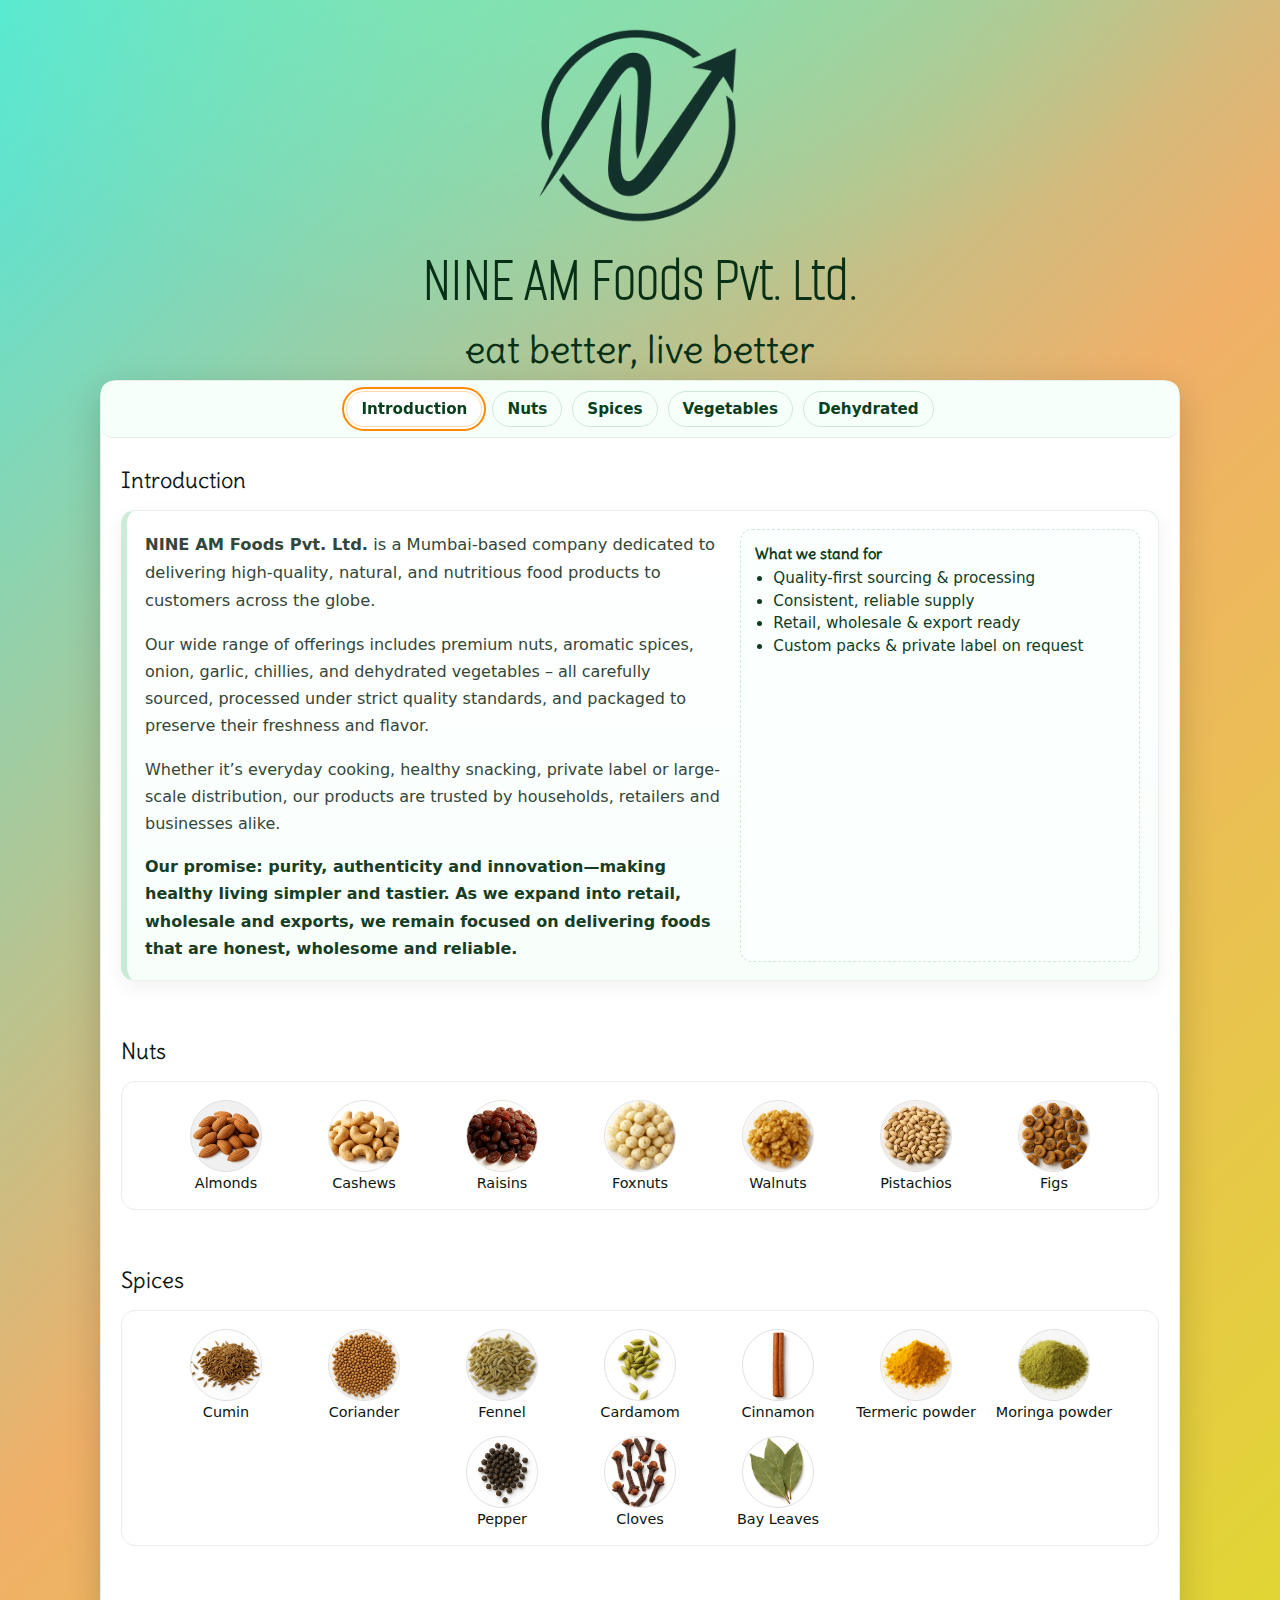
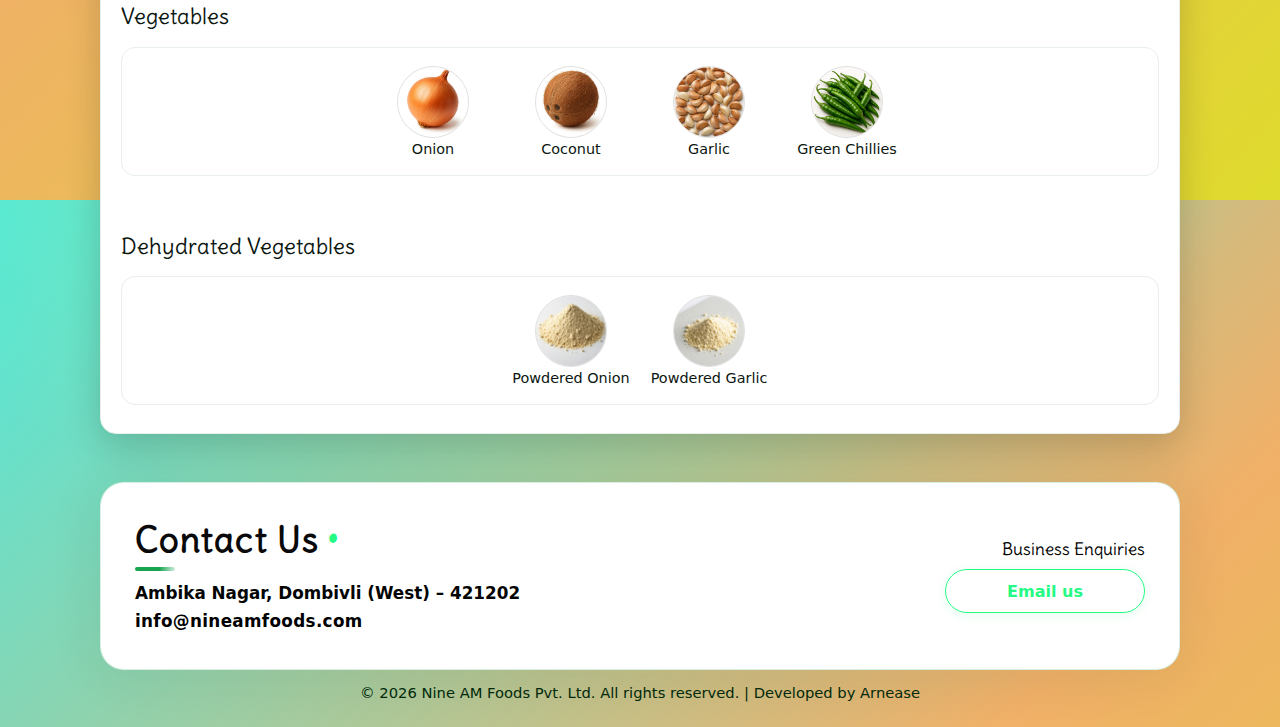
<file: index.html>
<!doctype html>
<html lang="en">
<head>
  <meta charset="utf-8" />
  <meta name="viewport" content="width=device-width, initial-scale=1" />
  <title>Nine AM Foods Pvt. Ltd.</title>
  <link rel="icon" type="image/png" href="assets/Logos/titleLogo.png" />
  <meta name="description" content="Nine AM Foods — nuts, spices, vegetables & dehydrated vegetables." />

  <!-- Fonts -->
  <link rel="preconnect" href="https://fonts.googleapis.com">
  <link rel="preconnect" href="https://fonts.gstatic.com" crossorigin>
<link rel="stylesheet" href="https://cdn.jsdelivr.net/npm/aos@2.3.4/dist/aos.css" />
  <link href="https://fonts.googleapis.com/css2?family=Delius&family=Alumni+Sans+Pinstripe:ital@0;1&display=swap" rel="stylesheet">
  <link rel="stylesheet" href="./css/LandingStyle.css" />
</head>
<body>

  <!-- HERO -->
  <header class="hero">
    <!-- 🚫 No lazy loading here -->
    <img class="heroLogo" src="assets/Logos/mainLogo.webp" alt="Nine AM Foods logo" />
    <h1 data-aos="fade-up" data-aos-delay="200" class="heroName">NINE AM Foods Pvt. Ltd.</h1>
    <p class="heroTagline">eat better, live better</p>
  </header>

  <main class="wrap">
    <div class="card">
      <div class="cardHeader">
        <nav class="pills" aria-label="Section navigation">
          <a data-aos="zoom-in" data-aos-delay="400" class="pill active" href="#intro">Introduction</a>
          <a data-aos="zoom-in" data-aos-delay="600" class="pill" href="#nuts">Nuts</a>
          <a data-aos="zoom-in" data-aos-delay="800" class="pill" href="#spices">Spices</a>
          <a data-aos="zoom-in" data-aos-delay="900" class="pill" href="#vegetables">Vegetables</a>
          <a data-aos="zoom-in" data-aos-delay="1000" class="pill" href="#dehydrated">Dehydrated</a>
        </nav>
      </div>
      
      <!-- INTRO -->
      <section class="section" id="intro">
        <h3>Introduction</h3>
        <div class="pane introPane">
          <div class="introInner">
            <div class="introBody">
              <p class="lead"><strong>NINE AM Foods Pvt. Ltd.</strong> is a Mumbai-based company dedicated to delivering high-quality, natural, and nutritious food products to customers across the globe.</p>
              <p>Our wide range of offerings includes premium nuts, aromatic spices, onion, garlic, chillies, and dehydrated vegetables – all carefully sourced, processed under strict quality standards, and packaged to preserve their freshness and flavor.</p>
              <p>Whether it’s everyday cooking, healthy snacking, private label or large-scale distribution, our products are trusted by households, retailers and businesses alike.</p>
              <p class="promise"><strong>Our promise:</strong> purity, authenticity and innovation—making healthy living simpler and tastier. As we expand into retail, wholesale and exports, we remain focused on delivering foods that are honest, wholesome and reliable.</p>
            </div>
            <aside class="introAside">
              <strong>What we stand for</strong>
              <ul>
                <li>Quality-first sourcing & processing</li>
                <li>Consistent, reliable supply</li>
                <li>Retail, wholesale & export ready</li>
                <li>Custom packs & private label on request</li>
              </ul>
            </aside>
          </div>
        </div>
      </section>

      <!-- NUTS -->
      <section class="section" id="nuts">
        <h3>Nuts</h3>
        <div class="pane">
          <div class="category-grid">
            <a class="category-item" href="#nuts"><img src="assets/dryfruits/Almonds.webp" alt="Almonds" loading="lazy"><div>Almonds</div></a>
            <a class="category-item" href="#nuts"><img src="assets/dryfruits/Cashews.webp" alt="Cashews" loading="lazy"><div>Cashews</div></a>
            <a class="category-item" href="#nuts"><img src="assets/dryfruits/raisins.webp" alt="Raisins" loading="lazy"><div>Raisins</div></a>
            <a class="category-item" href="#nuts"><img src="assets/dryfruits/foxnuts.webp" alt="Foxnuts" loading="lazy"><div>Foxnuts</div></a>
            <a class="category-item" href="#nuts"><img src="assets/dryfruits/walnuts.webp" alt="Walnuts" loading="lazy"><div>Walnuts</div></a>
            <a class="category-item" href="#nuts"><img src="assets/dryfruits/Pistachios.webp" alt="Pistachios" loading="lazy"><div>Pistachios</div></a>
            <a class="category-item" href="#nuts"><img src="assets/dryfruits/figs.webp" alt="Figs" loading="lazy"><div>Figs</div></a>
          </div>
        </div>
      </section>

      <!-- SPICES -->
      <section class="section" id="spices">
        <h3>Spices</h3>
        <div class="pane">
          <div class="category-grid">
            <a class="category-item" href="#spices"><img src="assets/spices/seeds.webp" alt="Cumin" loading="lazy"><div>Cumin</div></a>
            <a class="category-item" href="#spices"><img src="assets/spices/Coriander.webp" alt="Coriander" loading="lazy"><div>Coriander</div></a>
            <a class="category-item" href="#spices"><img src="assets/spices/fennel.webp" alt="Fennel" loading="lazy"><div>Fennel</div></a>
            <a class="category-item" href="#spices"><img src="assets/spices/cardemon.webp" alt="Cardamom" loading="lazy"><div>Cardamom</div></a>
            <a class="category-item" href="#spices"><img src="assets/spices/sinemon.jpeg" alt="Cinnamon" loading="lazy"><div>Cinnamon</div></a>
            <a class="category-item" href="#spices"><img src="assets/spices/Turmeric.webp" alt="Termeric powder" loading="lazy"><div>Termeric powder</div></a>
            <a class="category-item" href="#spices"><img src="assets/spices/Moringa.webp" alt="Moringa powder" loading="lazy"><div>Moringa powder</div></a>
            <a class="category-item" href="#spices"><img src="assets/spices/pepper.webp" alt="Pepper/Chilli" loading="lazy"><div>Pepper</div></a>
            <a class="category-item" href="#spices"><img src="assets/spices/cloves.webp" alt="Cloves" loading="lazy"><div>Cloves</div></a>
            <a class="category-item" href="#spices"><img src="assets/spices/bayLeaves.webp" alt="Bay Leaves" loading="lazy"><div>Bay Leaves</div></a>
          </div>
        </div>
      </section>

      <!-- VEGETABLES -->
      <section class="section" id="vegetables">
        <h3>Vegetables</h3>
        <div class="pane">
          <div class="category-grid">
            <a class="category-item" href="#vegetables"><img src="assets/vegetable/onion.jpg" alt="Onion" loading="lazy"><div>Onion</div></a>
            <a class="category-item" href="#vegetables"><img src="assets/vegetable/coconut.webp" alt="Coconut" loading="lazy"><div>Coconut</div></a>
            <a class="category-item" href="#vegetables"><img src="assets/vegetable/garlic.webp" alt="Garlic" loading="lazy"><div>Garlic</div></a>
            <a class="category-item" href="#vegetables"><img src="assets/vegetable/chillies.webp" alt="Green Chillies" loading="lazy"><div>Green Chillies</div></a>
          </div>
        </div>
      </section>

      <!-- DEHYDRATED -->
      <section class="section" id="dehydrated">
        <h3>Dehydrated Vegetables</h3>
        <div class="pane">
          <div class="category-grid">
            <a class="category-item" href="#dehydrated"><img src="assets/powder/Powdered_onion.webp" alt="Powdered Onion" loading="lazy"><div>Powdered Onion</div></a>
            <a class="category-item" href="#dehydrated"><img src="assets/powder/powder.webp" alt="Powdered Garlic" loading="lazy"><div>Powdered Garlic</div></a>
          </div>
        </div>
      </section>
    </div>

    <!-- CONTACT -->
    <section class="contactCard" id="contact">
      <div class="contactBox">
        <div class="contactGrid">
          <div>
            <h2 class="contactTitle">Contact Us <span class="dot">•</span></h2>
            <div class="accent" aria-hidden="true"></div>
            <div class="contactDetails">
              <div class="address">Ambika Nagar, Dombivli (West) – 421202</div>
              <a href="mailto:info@nineamfoods.com">info@nineamfoods.com</a>
            </div>
          </div>
          <div class="aside">
            <div class="asideTitle">Business Enquiries</div>
            <a class="cta" href="mailto:info@nineamfoods.com" role="button" aria-label="Send an email to Nine AM Foods">
              Email us
            </a>
          </div>
        </div>
      </div>
    </section>
  </main>

  <footer class="copyright">
    © <span id="year"></span> Nine AM Foods Pvt. Ltd. All rights reserved. | Developed by Arnease
  </footer>

<script src="https://cdn.jsdelivr.net/npm/aos@2.3.4/dist/aos.js"></script>
  <script>
    window.addEventListener('load', () => {
      AOS.init({
        once: true,
        duration: 1200,
        easing: 'ease-out-cubic',
        offset: 120
      });
    });
  </script>
  <script src="js/script.js"></script>

</body>
</html>
</file>
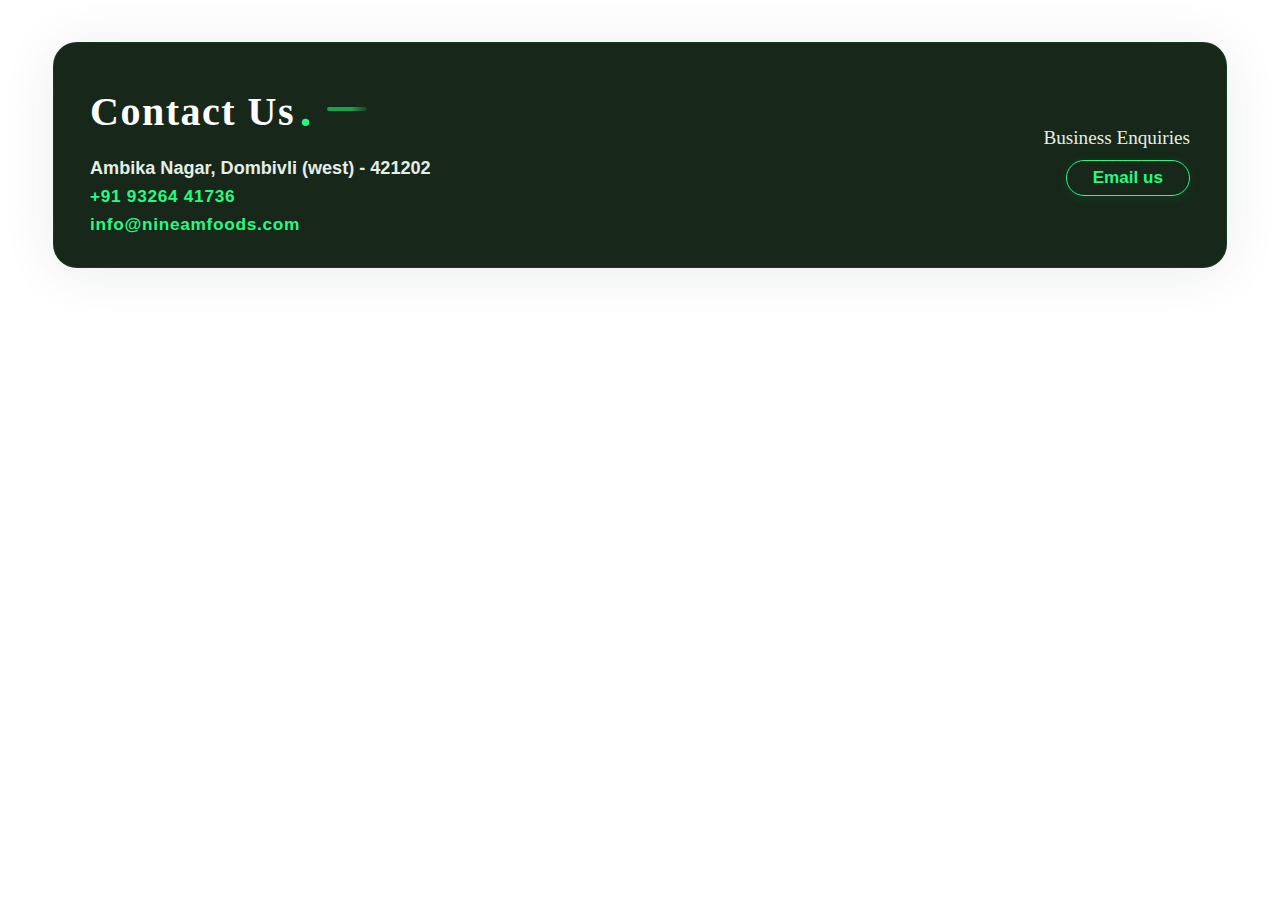
<file: footer.html>
<!DOCTYPE html>
<html lang="en">
<head>
    <meta charset="UTF-8">
    <meta name="viewport" content="width=device-width, initial-scale=1.0">
    <title>Document</title>
    <style>
        /* Add this at the end of your <style> block */

/* Place this below the rest of your CSS */
/* Use your green palette for hover/accents */

/* Classy, premium "MountainPoint-inspired" Card Footer */
/* Classy, premium "MountainPoint-inspired" Card Footer */
.contactCardFooter {
  max-width: 1100px;
  margin: 42px auto 0;
  padding: 44px 36px 32px 36px;
  background: #17271a;
  border-radius: 24px;
  box-shadow: 0 4px 54px rgba(22,40,30,0.09);
  border: 1.5px solid rgba(22, 164, 79, 0.16);
  position: relative;
  font-family: 'Delius', cursive, 'Segoe UI', Arial, sans-serif;
}

.footerGrid {
  display: flex;
  justify-content: space-between;
  align-items: center;
  gap: 48px;
  flex-wrap: wrap;
}

.footerTitle {
  font-size: 2.5rem;
  font-weight: 800;
  color: #fff;
  margin-bottom: 22px;
  letter-spacing: 1.5px;
  line-height: 1.1;
  display: flex;
  align-items: center;
  position: relative;
  font-family: 'Delius', cursive;
}
.footerDot {
  color: #25fa84;
  font-size: 2.8rem;
  margin-left: 5px;
}
.footerAccent {
  display: inline-block;
  height: 4px;
  width: 40px;
  background: linear-gradient(90deg, #16a44f 60%, rgba(22, 164, 79, 0.2));
  border-radius: 2px;
  margin-left: 14px;
  vertical-align: middle;
  margin-bottom: 6px;
  margin-right: 2px;
}

.footerDetails {
  display: flex;
  flex-direction: column;
  gap: 7px;
  font-size: 1.13rem;
}
.footerAddress {
  color: #e3efe5;
  font-family: inherit;
  font-weight: 600;
}
.footerPhone a,
.footerEmail a {
  color: #25fa84;
  text-decoration: none;
  font-weight: 600;
  letter-spacing: 0.04em;
  transition: color .18s;
  font-family: 'Alumni Sans Pinstripe', 'Segoe UI', Arial, sans-serif;
  font-size: 1.08rem;
}
.footerPhone a:hover,
.footerEmail a:hover { color: #ff8a00; }

.footerBusiness {
  display: flex;
  flex-direction: column;
  align-items: flex-end;
  justify-content: flex-start;
  min-width: 180px;
  gap: 8px;
}
.footerBusinessTitle {
  color: #e3efe5;
  font-weight: 500;
  font-size: 1.2rem;
  font-family: 'Delius', cursive;
}
.footerBusinessLink {
  color: #25fa84;
  background: none;
  border: 1px solid #25fa84;
  border-radius: 24px;
  padding: 7px 26px;
  font-family: inherit;
  font-size: 1.07rem;
  font-weight: 600;
  text-decoration: none;
  display: inline-block;
  margin-top: 3px;
  transition: background 0.17s, color 0.20s, box-shadow 0.18s;
  box-shadow: 0 2px 12px 0 rgba(30,215,96,0.11);
}
.footerBusinessLink:hover, .footerBusinessLink:focus {
  background: #25fa84;
  color: #17271a;
}

@media (max-width: 700px) {
  .footerGrid {
    flex-direction: column;
    align-items: flex-start;
    gap: 30px;
  }
  .footerBusiness {
    align-items: flex-start;
    min-width: 0;
  }
  .contactCardFooter {
    padding: 22px 10px 17px 14px;
    font-size: 1rem;
  }
  .footerTitle { font-size: 2rem; }
}


    </style>
</head>
<body>
    <!-- CARD FOOTER -->
<!-- Stylish Card Footer Inspired by MountainPoint -->
<!-- Modern Card Footer Inspired by MountainPoint -->
<div class="contactCardFooter">
  <div class="footerGrid">
    <!-- LEFT: Contact Info -->
    <div>
      <div class="footerTitle">
        Contact Us<span class="footerDot">.</span>
        <span class="footerAccent"></span>
      </div>
      <div class="footerDetails">
        <div class="footerAddress">
          Ambika Nagar, Dombivli (west) - 421202
        </div>
        <div class="footerPhone">
          <a href="tel:+919326441736">+91 93264 41736</a>
        </div>
        <div class="footerEmail">
          <a href="mailto:info@nineamfoods.com">info@nineamfoods.com</a>
        </div>
      </div>
    </div>
    <!-- RIGHT: Business Enquiries -->
    <div class="footerBusiness">
      <div class="footerBusinessTitle">Business Enquiries</div>
      <a class="footerBusinessLink" href="mailto:info@nineamfoods.com">Email us</a>
    </div>
  </div>
</div>



</body>
</html>
</file>
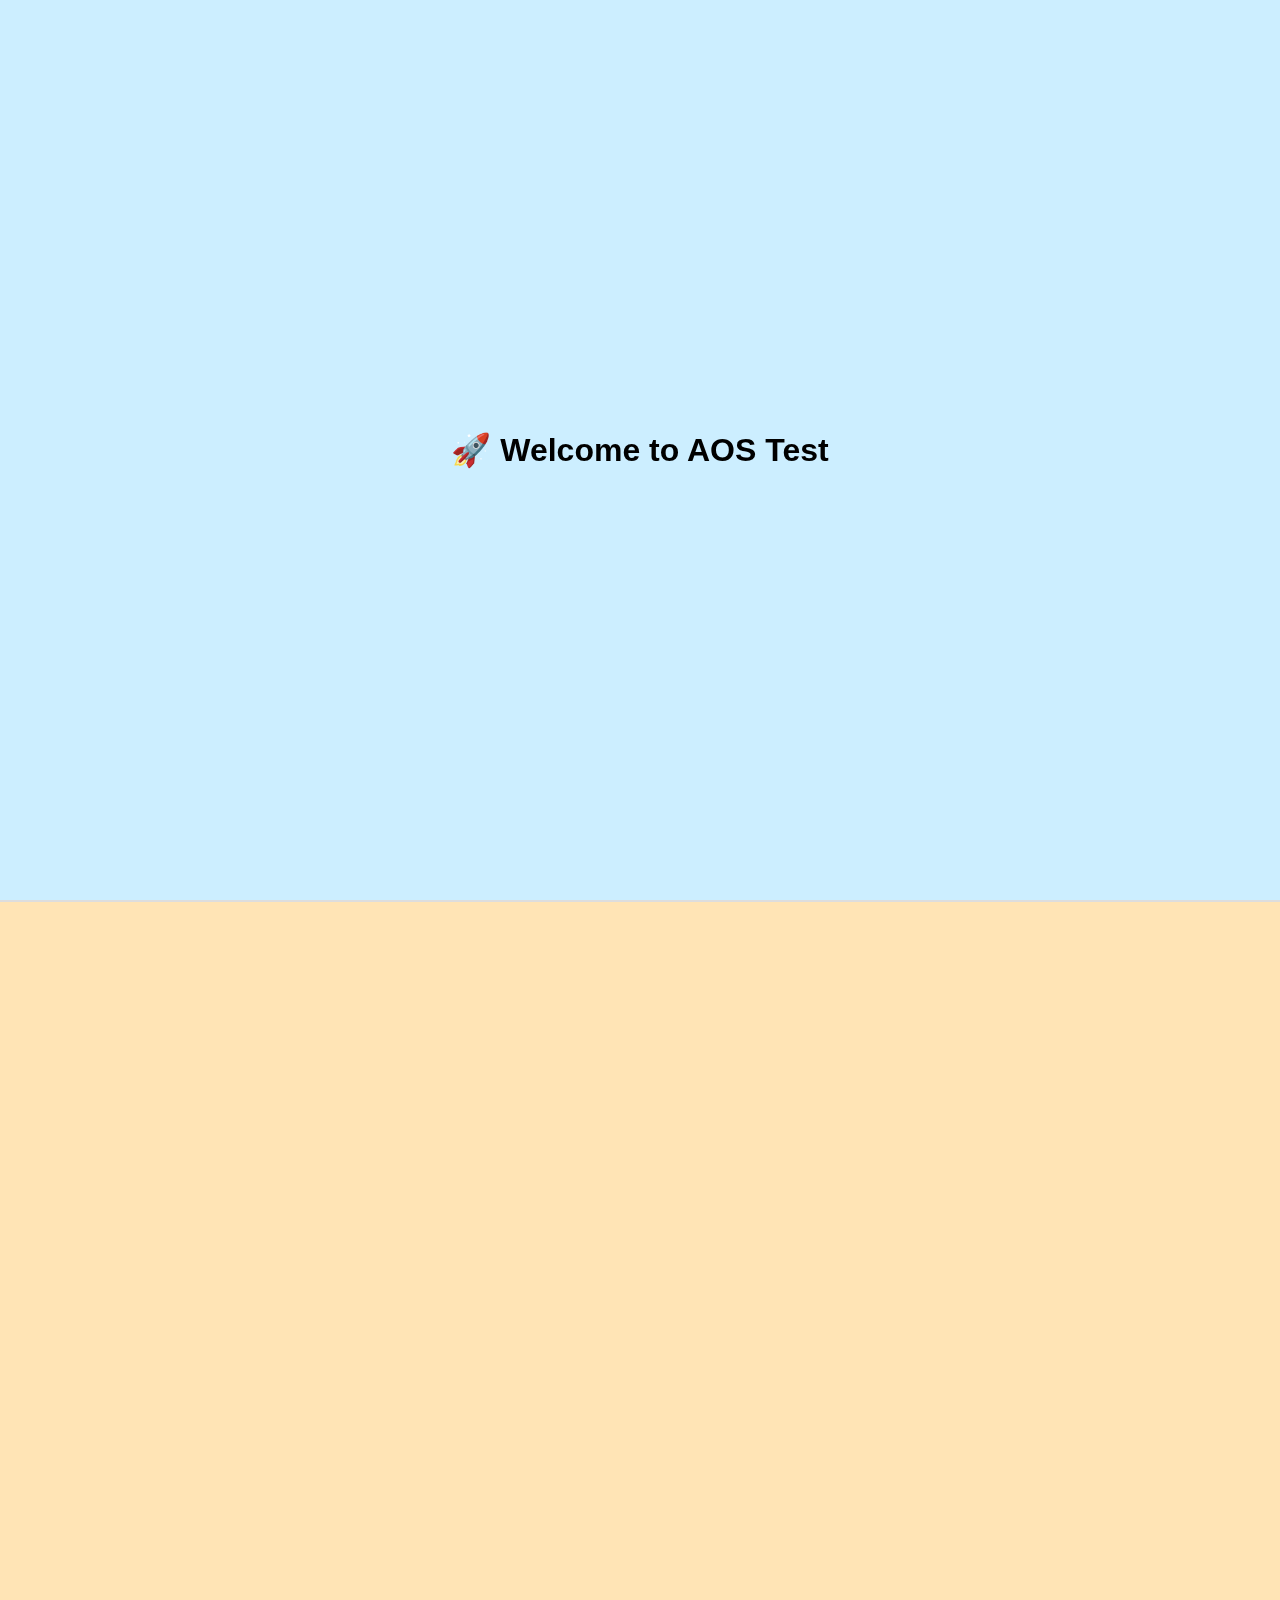
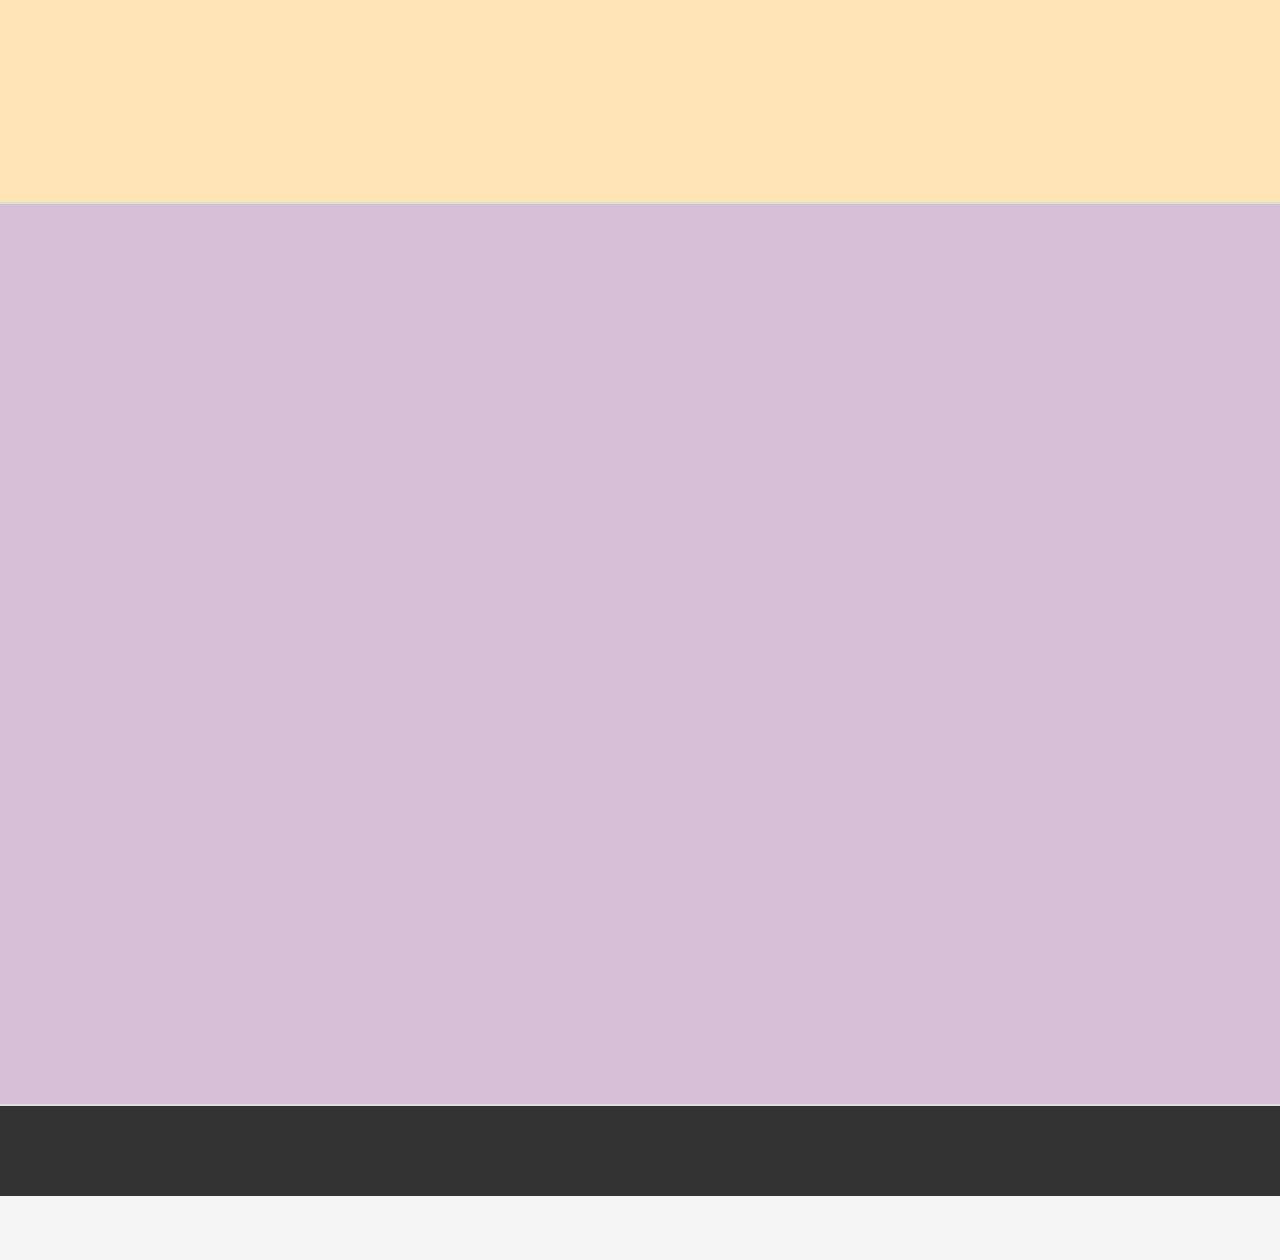
<file: test.html>
<!doctype html>
<html lang="en">
<head>
  <meta charset="utf-8" />
  <meta name="viewport" content="width=device-width, initial-scale=1" />
  <title>AOS Test Page</title>

  <!-- AOS CSS -->
  <link rel="stylesheet" href="https://unpkg.com/aos@2.3.4/dist/aos.css">
  <style>
    body {
      font-family: sans-serif;
      margin: 0;
      padding: 0;
      background: #f5f5f5;
    }
    section {
      min-height: 100vh;
      display: flex;
      align-items: center;
      justify-content: center;
      border-bottom: 2px solid #ddd;
    }
    h1, h2 {
      margin: 0;
    }
  </style>
</head>
<body>

  <!-- HERO -->
  <section style="background:#cceeff;">
    <h1 data-aos="fade-up">🚀 Welcome to AOS Test</h1>
  </section>

  <!-- FEATURES -->
  <section style="background:#ffe4b5;">
    <h2 data-aos="zoom-in" data-aos-delay="200">✨ Smooth Animation</h2>
  </section>

  <!-- CONTACT -->
  <section style="background:#d8bfd8;">
    <h2 data-aos="fade-left" data-aos-duration="1200">📩 Contact Us</h2>
  </section>

  <!-- FOOTER -->
  <footer style="padding:20px; text-align:center; background:#333; color:white;">
    <p data-aos="fade-up" data-aos-delay="400">© 2025 AOS Demo</p>
  </footer>

  <!-- AOS JS -->
  <script src="https://unpkg.com/aos@2.3.4/dist/aos.js"></script>
  <script>
    window.addEventListener('load', () => {
      AOS.init({
        once: true,          // animation runs only once
        duration: 1000,      // animation speed (ms)
        easing: 'ease-out-cubic',
        offset: 120          // trigger point before element enters
      });
    });
  </script>
</body>
</html>
</file>
<file: css/LandingStyle.css>
:root{
  --green-1:#4ee9dc; --green-2:#f0b068; --green-3:#dde026; --green-4:#d5e63e;
  --ink:#0b1610; --muted:#33463a; --border:#e7efe8; --soft:#f6fff9; --orange:#ff8a00;
  --r-lg:16px; --r-xl:24px; --shadow:0 12px 36px rgba(0,0,0,.18); --wrap:1100px;
}
*,*::before,*::after{box-sizing:border-box}
html,body{height:100%;margin:0}
body{
  font-family:ui-sans-serif,system-ui,-apple-system,"Segoe UI",Roboto,Helvetica,Arial;  
  color:var(--ink);
  background:
    radial-gradient(1200px 800px at 20% -10%, rgba(128, 235, 174, 0.85), transparent 65%),
    radial-gradient(1000px 700px at 80% 0%, rgba(100, 226, 235, 0.85), transparent 60%),
    linear-gradient(135deg, var(--green-1), var(--green-2) 35%, var(--green-3) 75%, var(--green-4));
  background-size:200% 200%;
  animation:bgShift 16s ease-in-out infinite;
  scroll-behavior:smooth;
}
@keyframes bgShift{
  0%{background-position:0% 0%, 100% 0%, 0% 0%}
  50%{background-position:100% 100%, 0% 100%, 100% 100%}
  100%{background-position:0% 0%, 100% 0%, 0% 0%}
}
@media (prefers-reduced-motion: reduce){ body{animation:none} }

a{text-decoration:none}

/* HERO */
.hero{ text-align:center; color:#fff; padding:16px 20px 20px }
.heroLogo{ width:220px;height:220px; }
.heroName{ margin:8px 0 8px;color:#083017; font:1000 4rem/1 "Alumni Sans Pinstripe",cursive; letter-spacing:.3px }
.heroTagline{ font:400 2.35rem/1.6 "Delius",cursive; color:#083017; margin: 0% }

/* CONTAINER */
.wrap{ max-width:var(--wrap); margin:-20px auto 0; padding:0 10px }

/* CARD */
.card{
  background:#fff; border:1px solid var(--border); border-radius:var(--r-lg); box-shadow:var(--shadow);
  overflow:visible;
}

/* STICKY NAV */
.cardHeader{
  position:sticky; top:clamp(8px,1.6vw,14px); z-index:50;
  background:rgba(246,255,249,.85);
  -webkit-backdrop-filter:blur(6px); backdrop-filter:blur(6px);
  padding:10px 12px; border-bottom:1px solid var(--border); border-radius:12px;
}
.pills{ display:flex; flex-wrap:wrap; gap:10px; justify-content:center; margin:0 }
.pill{
  padding:8px 14px; border-radius:999px; font-weight:700; font-size:.95rem;
  color:#0a3f1e; border:1px solid #cfe9d6; background:#f6fff9; transition:.2s;
}
.pill:hover{ background:#eaffef }
.pill.active{
  background:#fff; border-color:#ffd9ad;
  box-shadow:0 0 0 2px #fff, 0 0 0 4px #ff8a00;
}

/* SECTIONS */
.section{ padding:28px 20px }
.section h3{ margin:0 0 14px; font:400 1.35rem/1.4 "Delius",cursive; color:var(--ink) }
.pane{ border:1px solid var(--border); border-radius:14px; padding:18px; background:#fff }

/* INTRO */
.introPane{
  background:linear-gradient(180deg,#ffffff 0%,#f7fffb 100%);
  border-left:6px solid rgba(22,164,79,.22);
  box-shadow:0 6px 20px rgba(0,0,0,.06);
}
.introInner{ display:grid; gap:18px }
@media(min-width:960px){ .introInner{ grid-template-columns:1.3fr .9fr } }

.introBody{ max-width:60ch; line-height:1.7; color:var(--muted); font-size:1rem }
.lead{ margin-top:2px; font-size:1.02rem }
.promise{ margin:.6rem 0 0; font-weight:700; color:#163d26 }

.introAside{
  border:1px dashed #cfe9d6; border-radius:12px; padding:14px 14px 12px;
  background:#fbfffd; color:#0f3b1e; font-size:.95rem
}
.introAside strong{ display:block; margin-bottom:6px; font-family:"Delius",cursive }
.introAside ul{ margin:0; padding-left:18px }
.introAside li{ margin:.28rem 0 }

/* CATEGORIES */
.category-grid{ display:flex; flex-wrap:wrap; gap:16px; justify-content:center }
.category-item{ flex:0 0 42%; max-width:122px; text-align:center; font-size:.9rem; color:var(--ink) }
@media(min-width:576px){ .category-item{ flex:0 0 25% } }
@media(min-width:768px){ .category-item{ flex:0 0 14% } }
.category-item img{
  width:72px; height:72px; border-radius:50%; object-fit:cover; background:#f0f0f0;
  border:1px solid #e0e0e0; transition:transform .2s, box-shadow .2s
}
.category-item:hover img{ transform:scale(1.05); box-shadow:0 6px 14px rgba(0,0,0,.08) }

/* Anchor offset */
:target{ scroll-margin-top:110px }

/* CONTACT */
.contactCard{ max-width:var(--wrap); margin:48px auto 0; padding:1 18px }
.contactBox{
  background:#ffffff; border:1.5px solid rgba(22,164,79,.16); color:#e3efe5;
  border-radius:var(--r-xl); box-shadow:0 4px 54px rgba(22,40,30,.09); padding:38px 34px;
}
.contactGrid{ display:grid; grid-template-columns:1fr auto; gap:40px; align-items:center }
@media(max-width:900px){ .contactGrid{ grid-template-columns:1fr; gap:20px } }

.contactTitle{ font:800 2.2rem/1.1 "Delius",cursive; color:#0a0909; margin:0 0 8px; letter-spacing:1.1px }
.dot{ color:#25fa84 }
.accent{ height:4px; width:40px; border-radius:2px; background:linear-gradient(90deg,#16a44f 60%,rgba(22,164,79,.2)); margin:8px 0 12px }

.contactDetails{ display:grid; gap:8px; font-size:1.05rem }
.address{ font-weight:600; color:#030504 }
.contactDetails a{ color:#000000; font-weight:700; letter-spacing:.02em }

.aside{ text-align:right }
@media(max-width:900px){ .aside{ text-align:left } }
.asideTitle{ font:500 1.05rem/1.3 "Delius",cursive; color:#000000; margin-bottom:8px }

.cta{
  display:inline-flex; align-items:center; justify-content:center;
  min-height:44px; min-width:200px;
  padding:10px 28px; border-radius:24px; border:1px solid #25fa84; color:#25fa84;
  font-weight:700; background:none; box-shadow:0 2px 12px rgba(30,215,96,.11); transition:.18s;
}
.cta:hover,.cta:focus{ background:#25fa84; color:#142318 }
@media(max-width:520px){ .cta{ width:100% } }

/* COPYRIGHT */
.copyright{ color:#01290c; text-align:center; padding:14px 0 26px; font-size:.92rem }
</file>
